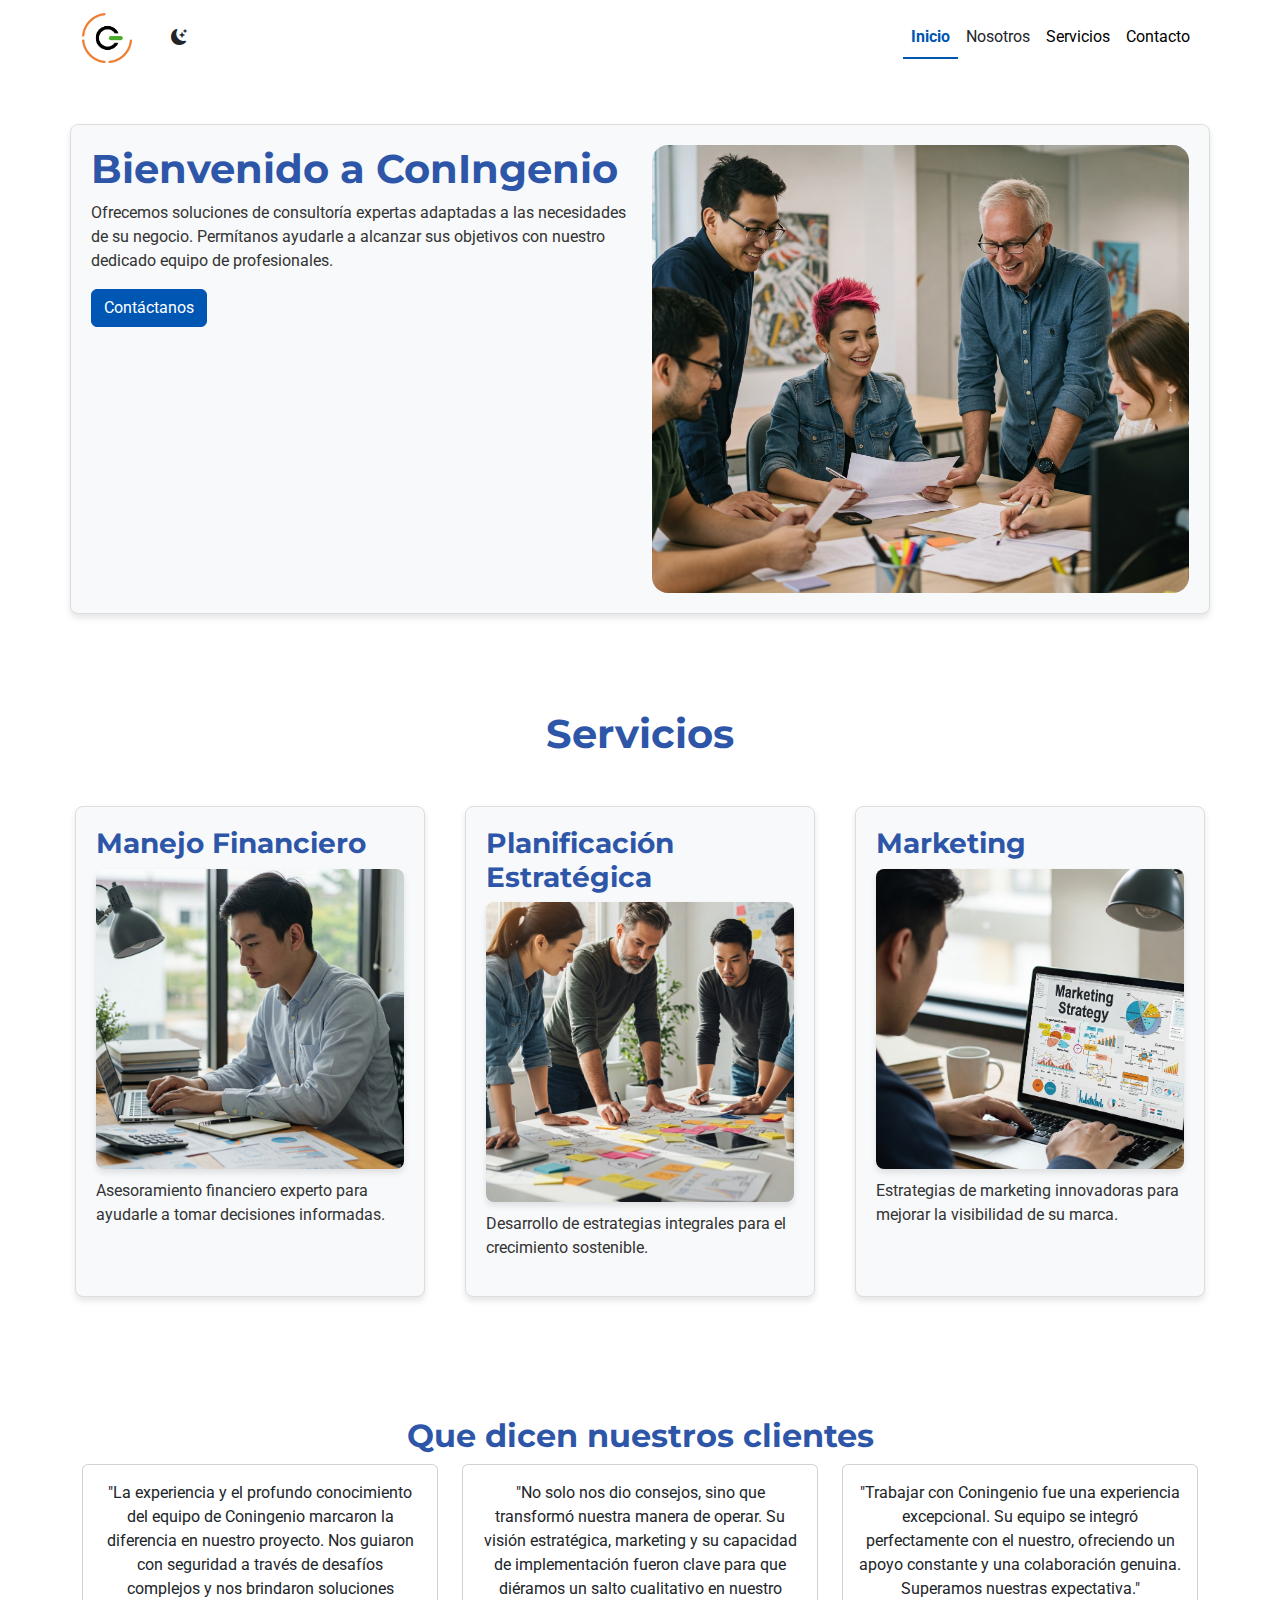
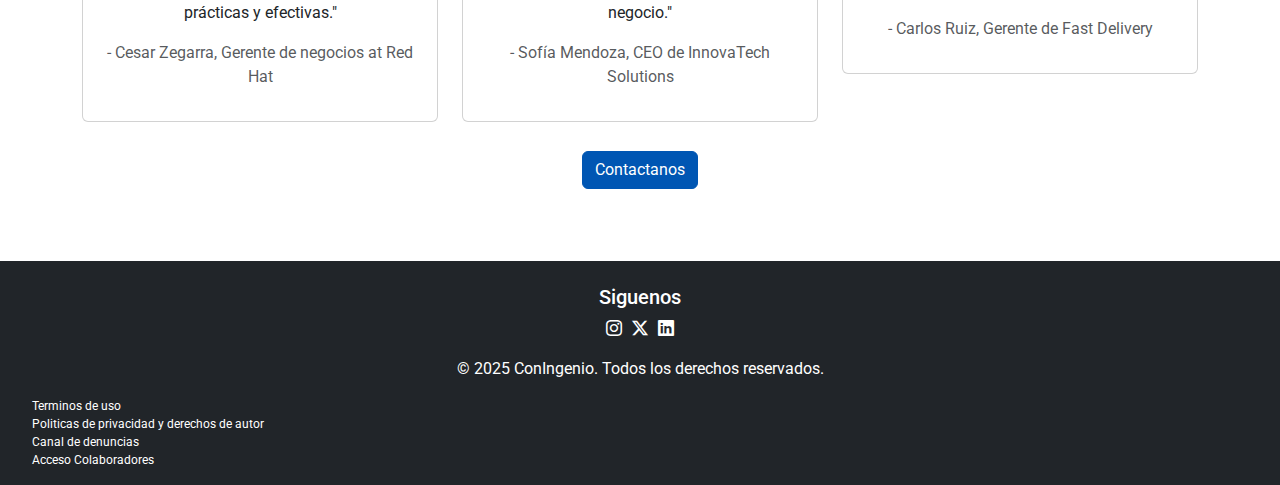
<file: index.html>
<!DOCTYPE html>
<html lang="es">
  <head>
    <meta charset="UTF-8" />
    <meta name="viewport" content="width=device-width, initial-scale=1.0" />
    <title>Coningenio - Inicio</title>
    <link
      rel="stylesheet"
      href="https://cdn.jsdelivr.net/npm/bootstrap@5.3.5/dist/css/bootstrap.min.css"
    />
    <link rel="stylesheet" href="css/style.css" />
    <link
      href="https://fonts.googleapis.com/css2?family=Montserrat:wght@400;700&family=Roboto:wght@400;700&display=swap"
      rel="stylesheet"
    />
    <link href="https://fonts.googleapis.com/css2?family=Lobster&display=swap" rel="stylesheet">
    <link
      rel="stylesheet"
      href="https://cdn.jsdelivr.net/npm/bootstrap-icons@1.11.3/font/bootstrap-icons.min.css"
    />
  </head>
  <body data-bs-theme="light">
    <nav class="navbar navbar-light navbar-expand-lg ">
      <div class="container">
        <a class="navbar-brand nav__logo__negro" href="index.html"
          ><img
            src="imagenes/con-ingenio-solo-colores.png"
            alt="Logo de ConIngenio"
            height="50"
        /></a>
        <a class="navbar-brand nav__logo__blanco" href="index.html">
          <img src="imagenes/con-ingenio-solo-blanco.png" alt="Logo de ConIngenio en blanco" height="50">
        </a>

        <button
          class="navbar-toggler"
          type="button"
          data-bs-toggle="collapse"
          data-bs-target="#navbarNav"
          aria-controls="navbarNav"
          aria-expanded="false"
          aria-label="Toggle navigation"
        >
          <span class="navbar-toggler-icon"></span>
        </button>
        <button onclick="cambiarTema()" class="btn rounded-fill">
          <i id="dl-icon" class="bi bi-moon-stars-fill"></i>
        </button>
        <div class="collapse navbar-collapse" id="navbarNav">
          <ul class="navbar-nav ms-auto">
            <li class="nav-item">
              <a class="nav-link active" aria-current="page" href="index.html"
                >Inicio</a
              >
            </li>
            <li class="nav-item">
              <a class="nav-link text-dark" href="paginas/nosotros.html">Nosotros</a>
            </li>
            <li class="nav-item">
              <a class="nav-link" href="paginas/servicios.html">Servicios</a>
            </li>
            <li class="nav-item">
              <a class="nav-link" href="paginas/contacto.html">Contacto</a>
            </li>
          </ul>
        </div>
      </div>
    </nav>
    <div class="container-fluid inico__container">
      <section class="py-5">
        <div class="container bg-custom">
          <div class="row">
            <div class="col-lg-6">
              <h1>Bienvenido a ConIngenio</h1>
              <p class="inicio__parrafo">
                Ofrecemos soluciones de consultoría expertas adaptadas a las
                necesidades de su negocio. Permítanos ayudarle a alcanzar sus
                objetivos con nuestro dedicado equipo de profesionales.
              </p>
              <a href="paginas/contacto.html" class="btn btn-primary mb-3"
                >Contáctanos</a
              >
            </div>
            <div class="col-lg-6">
              <img
                src="imagenes/bienvenida1.jpeg"
                alt="Consultoría"
                class="img-fluid rounded-4"
              />
            </div>
          </div>
        </div>
      </section>

      <section class="py-5">
        <div class="container__servicios">
          <h2 class="mb-5 text-center subtitutlo">Servicios</h2>
          <div class="row home__cards">
            <div class="col-md-4 mb-4 bg-custom home__cards__col">
              <h3>Manejo Financiero</h3>
              <img
                class="img__card"
                src="imagenes/manejo-financiero2.jpeg"
                alt="Hombre trabajando en una laptop"
              />
              <p>
                Asesoramiento financiero experto para ayudarle a tomar
                decisiones informadas.
              </p>
            </div>
            <div class="col-md-4 mb-4 bg-custom home__cards__col">
              <h3>Planificación Estratégica</h3>
              <img
                class="img__card"
                src="imagenes/planificacion-estrategica1.jpeg"
                alt=""
              />
              <p>
                Desarrollo de estrategias integrales para el crecimiento
                sostenible.
              </p>
            </div>
            <div class="col-md-4 mb-4 bg-custom home__cards__col">
              <h3>Marketing</h3>
              <img
                class="img__card"
                src="imagenes/marketing1.jpeg"
                alt="Hombre trabajando en el marketing"
              />
              <p>
                Estrategias de marketing innovadoras para mejorar la visibilidad
                de su marca.
              </p>
            </div>
          </div>
        </div>
      </section>

      <section class="section__clientes py-5 ">
        <h2 class="">Que dicen nuestros clientes</h2>
        <div class="container text-center">
          <div class="row section__clientes__container">
            <div class="col-md-4">
              <div class="card">
                <div class="card-body card__body">
                  <p>
                    "La experiencia y el profundo conocimiento del equipo de Coningenio marcaron la diferencia en nuestro proyecto. Nos guiaron con seguridad a través de desafíos complejos y nos brindaron soluciones prácticas y efectivas."
                  </p>
                  <p class="text-muted">
                    - Cesar Zegarra, Gerente de negocios at Red Hat
                  </p>
                </div>
              </div>
            </div>
            <div class="col-md-4">
              <div class="card">
                <div class="card-body card__body">
                  <p>
                    "No solo nos dio consejos, sino que transformó nuestra
                    manera de operar. Su visión estratégica, marketing y su capacidad de implementación fueron clave para que diéramos un salto
                    cualitativo en nuestro negocio."
                  </p>
                  <p class="text-muted">
                    - Sofía Mendoza, CEO de InnovaTech Solutions
                  </p>
                </div>
              </div>
            </div>
            <div class="col-md-4">
              <div class="card">
                <div class="card-body card__body">
                  <p>
                    "Trabajar con Coningenio fue una experiencia excepcional. Su equipo se integró perfectamente con el nuestro, ofreciendo un apoyo constante y una colaboración genuina. Superamos nuestras expectativa."
                  </p>
                  <p class="text-muted">
                    - Carlos Ruiz, Gerente de Fast Delivery
                  </p>
                </div>
              </div>
            </div>
          </div>
        </div>
        <a href="paginas/contacto.html" class="btn btn-primary mt-4 mb-4"
          >Contactanos</a
        >
      </section>
    </div>

    <footer class="inicio__footer bg-dark text-light ">
      <h5 class="mt-4">Siguenos</h5>
      <div class="footer__icon mb-3 d-flex">
        <i class="bi bi-instagram iconos"></i>
        <i class="bi bi-twitter-x iconos"></i>
        <i class="bi bi-linkedin iconos"></i>
      </div>
      <div class="container text-center">
        <p>© 2025 ConIngenio. Todos los derechos reservados.</p>
      </div>
      <div class="footer__info text-start gap-3">
        <ul>
          <li class="lead">Terminos de uso</li>
          <li class="lead">Politicas de privacidad y derechos de autor</li>
          <li class="lead">Canal de denuncias</li>
          <li class="lead">Acceso Colaboradores</li>
        </ul>
        
      </div>
      
    </footer>

    <script
      src="https://cdn.jsdelivr.net/npm/@popperjs/core@2.11.8/dist/umd/popper.min.js"
      integrity="sha384-I7E8VVD/ismYTF4hNIPjVp/Zjvgyol6VFvRkX/vR+Vc4jQkC+hVqc2pM8ODewa9r"
      crossorigin="anonymous"
    ></script>
    <script src="https://cdn.jsdelivr.net/npm/bootstrap@5.3.5/dist/js/bootstrap.bundle.min.js"></script>
    <script src="js/main.js"></script>
  </body>
</html>
</file>
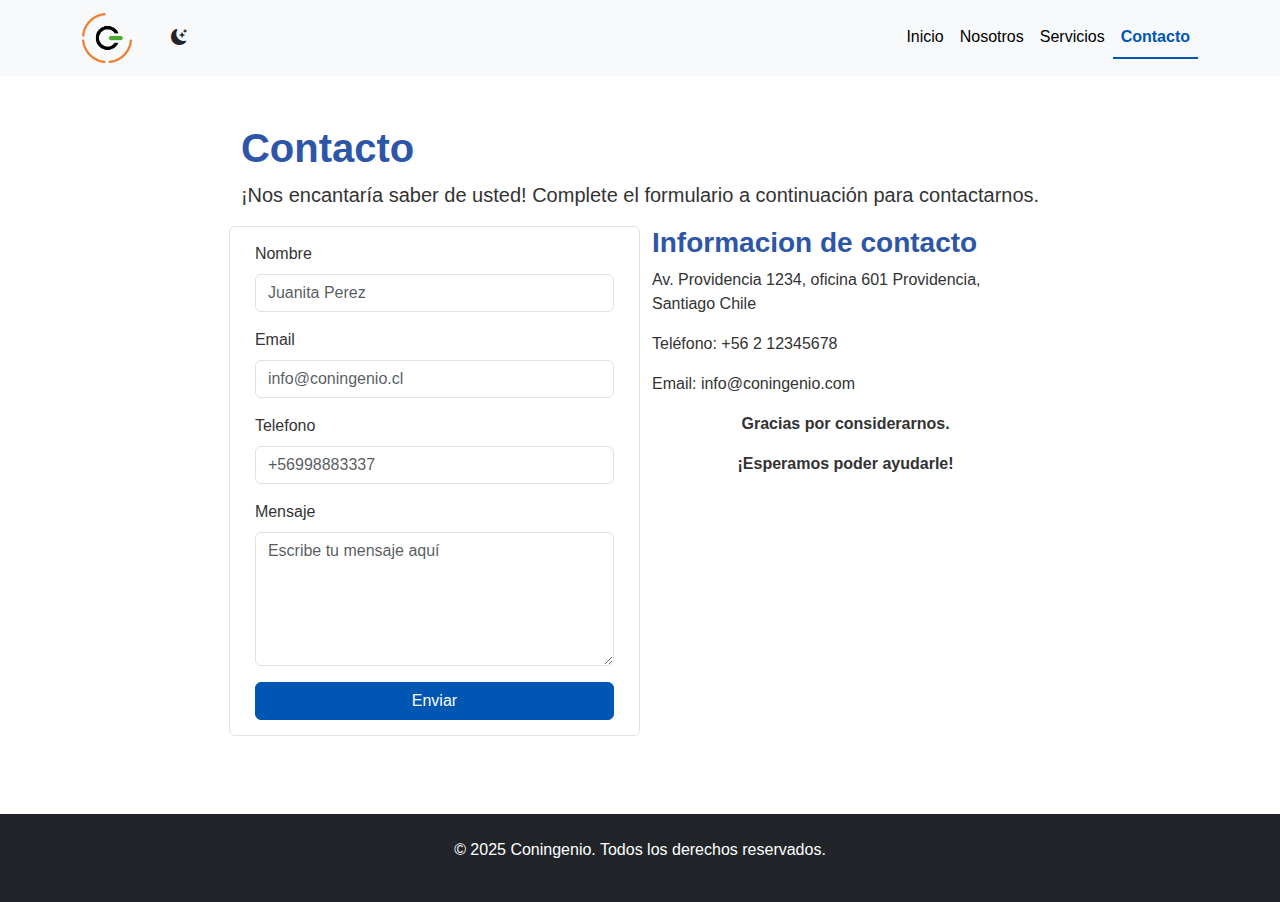
<file: paginas/contacto.html>
<!DOCTYPE html>
<html lang="es">
  <head>
    <meta charset="UTF-8" />
    <meta name="viewport" content="width=device-width, initial-scale=1.0" />

    <link
      rel="stylesheet"
      href="https://cdn.jsdelivr.net/npm/bootstrap@5.3.5/dist/css/bootstrap.min.css"
    />
    <link rel="stylesheet" href="../css/style.css" />
    <link
      rel="stylesheet"
      href="https://cdn.jsdelivr.net/npm/bootstrap-icons@1.11.3/font/bootstrap-icons.min.css"
    />
    <title>Coningenio - Contacto</title>
  </head>
  <body>
    <nav class="navbar navbar-expand-lg navbar-light bg-light">
      <div class="container">
        <a class="navbar-brand nav__logo__negro" href="../index.html"
          ><img
            src="../imagenes/con-ingenio-solo-colores.png"
            alt="Logo de ConIngenio"
            height="50"
        /></a>
        <a class="navbar-brand nav__logo__blanco" href="../index.html">
          <img
            src="../imagenes/con-ingenio-solo-blanco.png"
            alt="Logo de ConIngenio en blanco"
            height="50"
          />
        </a>
        <button onclick="cambiarTema()" class="btn rounded-fill">
          <i id="dl-icon" class="bi bi-moon-stars-fill"></i>
        </button>
        <button
          class="navbar-toggler"
          type="button"
          data-bs-toggle="collapse"
          data-bs-target="#navbarNav"
          aria-controls="navbarNav"
          aria-expanded="false"
          aria-label="Toggle navigation"
        >
          <span class="navbar-toggler-icon"></span>
        </button>
        <div class="collapse navbar-collapse" id="navbarNav">
          <ul class="navbar-nav ms-auto">
            <li class="nav-item">
              <a class="nav-link" href="../index.html">Inicio</a>
            </li>
            <li class="nav-item">
              <a class="nav-link" href="../paginas/nosotros.html">Nosotros</a>
            </li>
            <li class="nav-item">
              <a class="nav-link" href="../paginas/servicios.html">Servicios</a>
            </li>
            <li class="nav-item">
              <a
                class="nav-link active"
                aria-current="page"
                href="../paginas/contacto.html"
                >Contacto</a
              >
            </li>
          </ul>
        </div>
      </div>
    </nav>

    <section class="py-5">
      <div class="container">
        <div class="container__contacto">
          <h2 class="subtitutlo">Contacto</h2>
          <p class="lead">
            ¡Nos encantaría saber de usted! Complete el formulario a
            continuación para contactarnos.
          </p>

          <div class="row">
            <div class="col-lg-6 border rounded-2 contacto__form">
              <form>
                <div class="mb-3">
                  <label for="nombre" class="form-label contacto__parrafo"
                    >Nombre</label
                  >
                  <input
                    type="text"
                    class="form-control"
                    id="nombre"
                    placeholder="Juanita Perez"
                  />
                </div>
                <div class="mb-3">
                  <label for="email" class="form-label contacto__parrafo"
                    >Email</label
                  >
                  <input
                    type="email"
                    class="form-control"
                    id="email"
                    placeholder="info@coningenio.cl"
                  />
                </div>
                <div class="mb-3">
                  <label for="phone" class="form-label contacto__parrafo"
                    >Telefono</label
                  >
                  <input
                    type="tel"
                    class="form-control"
                    id="phone"
                    placeholder="+56998883337"
                  />
                </div>
                <div class="mb-3">
                  <label for="mensaje" class="form-label contacto__parrafo"
                    >Mensaje</label
                  >
                  <textarea
                    class="form-control"
                    id="mensaje"
                    rows="5"
                    placeholder="Escribe tu mensaje aquí"
                  ></textarea>
                </div>
                <button
                  type="submit"
                  class="btn btn-primary contacto__form_enviar"
                >
                  Enviar
                </button>
              </form>
            </div>
            <div class="col-lg-6 contacto__card__info">
              <h3>Informacion de contacto</h3>
              <p class="contacto__parrafo">
                Av. Providencia 1234, oficina 601 Providencia, Santiago Chile
              </p>
              <p class="contacto__parrafo">Teléfono: +56 2 12345678</p>
              <p class="contacto__parrafo">Email: info@coningenio.com</p>
              <p class="fw-bold text-center mt-3 contacto__parrafo">
                Gracias por considerarnos.
              </p>
              <p class="fw-bold text-center contacto__parrafo">
                ¡Esperamos poder ayudarle!
              </p>
            </div>
          </div>
        </div>
      </div>
    </section>

    <footer class="bg-dark text-light py-4">
      <div class="container text-center">
        <p>© 2025 Coningenio. Todos los derechos reservados.</p>
      </div>
    </footer>
    <script
      src="https://cdn.jsdelivr.net/npm/@popperjs/core@2.11.8/dist/umd/popper.min.js"
      integrity="sha384-I7E8VVD/ismYTF4hNIPjVp/Zjvgyol6VFvRkX/vR+Vc4jQkC+hVqc2pM8ODewa9r"
      crossorigin="anonymous"
    ></script>
    <script src="https://cdn.jsdelivr.net/npm/bootstrap@5.3.5/dist/js/bootstrap.bundle.min.js"></script>
    <script src="../js/main.js"></script>
  </body>
</html>
</file>
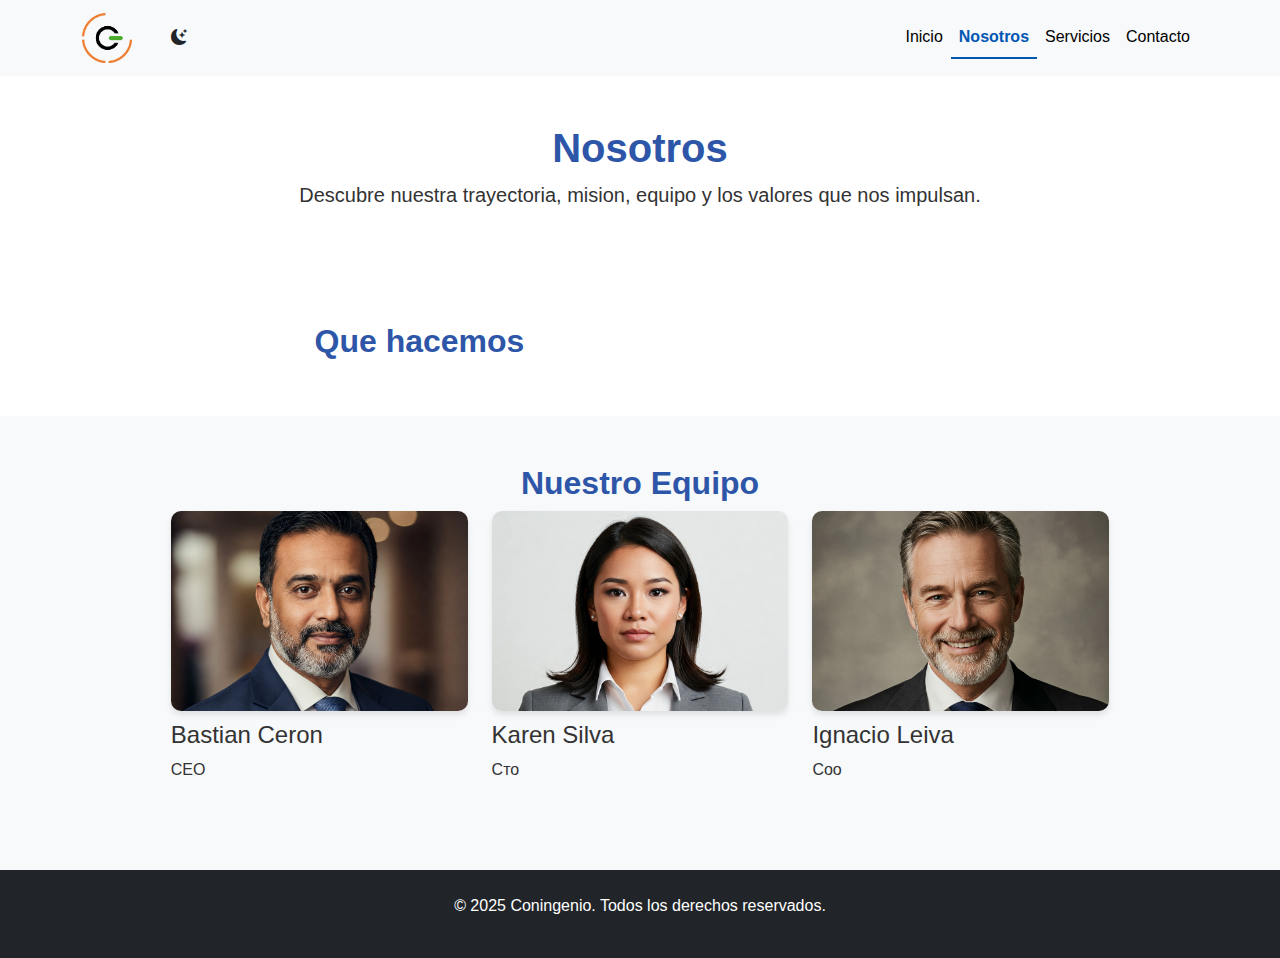
<file: paginas/nosotros.html>
<!DOCTYPE html>
<html lang="es">
  <head>
    <meta charset="UTF-8" />
    <meta name="viewport" content="width=device-width, initial-scale=1.0" />
    <link
      rel="stylesheet"
      href="https://cdn.jsdelivr.net/npm/bootstrap@5.3.5/dist/css/bootstrap.min.css"
    />
    <link rel="stylesheet" href="../css/style.css" />
    <link
      rel="stylesheet"
      href="https://cdn.jsdelivr.net/npm/bootstrap-icons@1.11.3/font/bootstrap-icons.min.css"
    />
    <script src="https://ajax.googleapis.com/ajax/libs/jquery/3.7.1/jquery.min.js"></script>
    <title>Coningenio - Nosotros</title>
  </head>
  <body>
    <nav class="navbar navbar-expand-lg navbar-light bg-light">
      <div class="container">
        <a class="navbar-brand nav__logo__negro" href="../index.html"
          ><img
            src="../imagenes/con-ingenio-solo-colores.png"
            alt="Logo de ConIngenio"
            height="50"
        /></a>
        <a class="navbar-brand nav__logo__blanco" href="../index.html">
          <img src="../imagenes/con-ingenio-solo-blanco.png"alt="Logo de ConIngenio en blanco" height="50">
        </a>
        <button onclick="cambiarTema()" class="btn rounded-fill">
          <i id="dl-icon" class="bi bi-moon-stars-fill"></i>
        </button>
        <button
          class="navbar-toggler"
          type="button"
          data-bs-toggle="collapse"
          data-bs-target="#navbarNav"
          aria-controls="navbarNav"
          aria-expanded="false"
          aria-label="Toggle navigation"
        >
          <span class="navbar-toggler-icon"></span>
        </button>
        <div class="collapse navbar-collapse" id="navbarNav">
          <ul class="navbar-nav ms-auto">
            <li class="nav-item">
              <a class="nav-link" href="../index.html">Inicio</a>
            </li>
            <li class="nav-item">
              <a
                class="nav-link active"
                aria-current="page"
                href="nosotros.html"
                >Nosotros</a
              >
            </li>
            <li class="nav-item">
              <a class="nav-link" href="../paginas/servicios.html">Servicios</a>
            </li>
            <li class="nav-item">
              <a class="nav-link" href="../paginas/contacto.html">Contacto</a>
            </li>
          </ul>
        </div>
      </div>
    </nav>

    <section class="py-5">
      <div class="container__nosotros">
        <h2 class="text-center subtitutlo">Nosotros</h2>
        <p class="lead text-center">
          Descubre nuestra trayectoria, mision, equipo y los valores que nos
          impulsan.
        </p>
      </div>
    </section>
    <section class="py-5 section__card">
      <div class="container">
        <h2>Que hacemos</h2>
        <div id="nosotros-container" class="row section__card"></div>
      </div>
    </section>
    <section class="py-5 bg-light section__card">
      <div class="container">
        <h2>Nuestro Equipo</h2>
        <div class="row">
          <div class="col-md-4 mb-4">
            <img
              class="img__card__equipo"
              src="../imagenes/img-card-equipo-11.jpg"
              alt="Rostro de ejecutivo"
            />
            <h4>Bastian Ceron</h4>
            <p>CEO</p>
          </div>
          <div class="col-md-4 mb-4">
            <img
              class="img__card__equipo"
              src="../imagenes/img-card-equipo-22.jpeg"
              alt="Rostro de ejecutiva"
            />
            <h4>Karen Silva</h4>
            <p>Сто</p>
          </div>
          <div class="col-md-4 mb-4">
            <img
              class="img__card__equipo"
              src="../imagenes/img-card-equipo-3.jpeg"
              alt="Rostro de ejecutivo"
            />
            <h4>Ignacio Leiva</h4>
            <p>Coo</p>
          </div>
        </div>
      </div>
    </section>

    <footer class="bg-dark text-light py-4 section__card">
      <div class="container text-center">
        <p>© 2025 Coningenio. Todos los derechos reservados.</p>
      </div>
    </footer>

    <script
      src="https://cdn.jsdelivr.net/npm/@popperjs/core@2.11.8/dist/umd/popper.min.js"
      integrity="sha384-I7E8VVD/ismYTF4hNIPjVp/Zjvgyol6VFvRkX/vR+Vc4jQkC+hVqc2pM8ODewa9r"
      crossorigin="anonymous"
    ></script>
    <script src="https://cdn.jsdelivr.net/npm/bootstrap@5.3.5/dist/js/bootstrap.bundle.min.js"></script>
    <script src="../js/main.js"></script>
  </body>
</html>
</file>
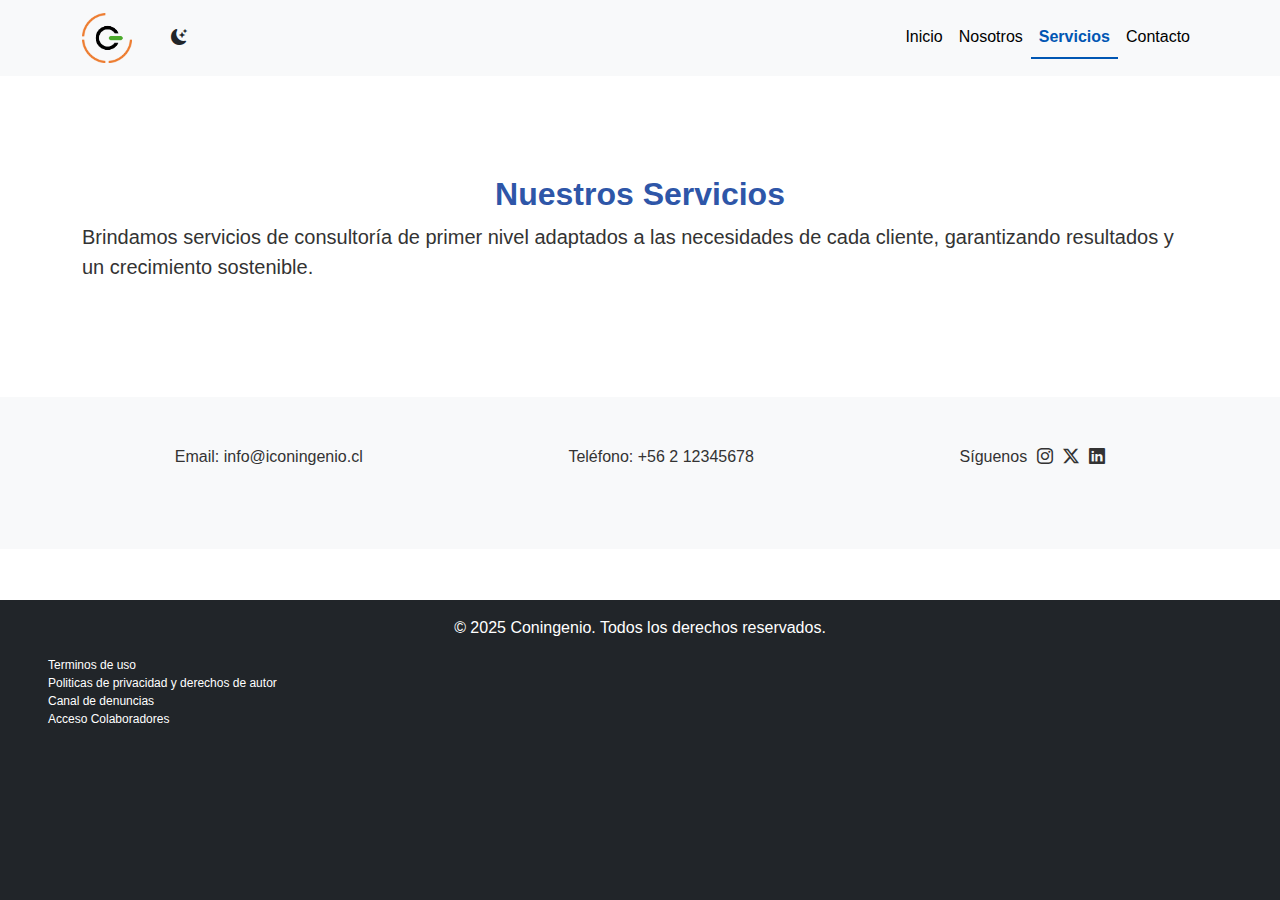
<file: paginas/servicios.html>
<!DOCTYPE html>
<html lang="es">
  <head>
    <meta charset="UTF-8" />
    <meta name="viewport" content="width=device-width, initial-scale=1.0" />
    <link
      rel="stylesheet"
      href="https://cdn.jsdelivr.net/npm/bootstrap@5.3.5/dist/css/bootstrap.min.css"
    />
    <link rel="stylesheet" href="../css/style.css" />
    <link
      rel="stylesheet"
      href="https://cdn.jsdelivr.net/npm/bootstrap-icons@1.11.3/font/bootstrap-icons.min.css"
    />
    <script src="https://ajax.googleapis.com/ajax/libs/jquery/3.7.1/jquery.min.js"></script>
    <title>Coningenio - Servicios</title>
  </head>
  <body>
    <nav class="navbar navbar-expand-lg navbar-light bg-light">
      <div class="container">
        <a class="navbar-brand nav__logo__negro" href="../index.html"
          ><img
            src="../imagenes/con-ingenio-solo-colores.png"
            alt="Logo de ConIngenio"
            height="50"
        /></a>
        <a class="navbar-brand nav__logo__blanco" href="index.html">
          <img
            src="../imagenes/con-ingenio-solo-blanco.png"
            alt="Logo de ConIngenio en blanco"
            height="50"
          />
        </a>
        <button onclick="cambiarTema()" class="btn rounded-fill">
          <i id="dl-icon" class="bi bi-moon-stars-fill"></i>
        </button>
        <button
          class="navbar-toggler"
          type="button"
          data-bs-toggle="collapse"
          data-bs-target="#navbarNav"
          aria-controls="navbarNav"
          aria-expanded="false"
          aria-label="Toggle navigation"
        >
          <span class="navbar-toggler-icon"></span>
        </button>
        <div class="collapse navbar-collapse" id="navbarNav">
          <ul class="navbar-nav ms-auto">
            <li class="nav-item">
              <a class="nav-link" href="../index.html">Inicio</a>
            </li>
            <li class="nav-item">
              <a class="nav-link" href="../paginas/nosotros.html">Nosotros</a>
            </li>
            <li class="nav-item">
              <a
                class="nav-link active"
                aria-current="page"
                href="../paginas/servicios.html"
                >Servicios</a
              >
            </li>
            <li class="nav-item">
              <a class="nav-link" href="../paginas/contacto.html">Contacto</a>
            </li>
          </ul>
        </div>
      </div>
    </nav>

    <section class="py-5">
      <div class="container">
        <h2>Nuestros Servicios</h2>
        <p class="lead">
          Brindamos servicios de consultoría de primer nivel adaptados a las
          necesidades de cada cliente, garantizando resultados y un crecimiento
          sostenible.
        </p>

        <div id="servicios-container" class="row"></div>
      </div>
    </section>

    <section class="py-5 bg-light d-flex gap-5">
      <div class="container text-center container__servicios__info">
        <p>Email: info@iconingenio.cl</p>
        <p>Teléfono: +56 2 12345678</p>
        <div class="footer__icon mb-3">
          <p>Síguenos</p>
          <i class="bi bi-instagram iconos"></i>
          <i class="bi bi-twitter-x iconos"></i>
          <i class="bi bi-linkedin iconos"></i>
        </div>
      </div>
    </section>

    <footer class="bg-dark text-light p-3">
      <div class="container text-center">
        <p>© 2025 Coningenio. Todos los derechos reservados.</p>
      </div>
      <div class="footer__info text-start gap-3">
        <ul>
          <li class="lead">Terminos de uso</li>
          <li class="lead">Politicas de privacidad y derechos de autor</li>
          <li class="lead">Canal de denuncias</li>
          <li class="lead">Acceso Colaboradores</li>
        </ul>
      </div>
    </footer>

    <script
      src="https://cdn.jsdelivr.net/npm/@popperjs/core@2.11.8/dist/umd/popper.min.js"
      integrity="sha384-I7E8VVD/ismYTF4hNIPjVp/Zjvgyol6VFvRkX/vR+Vc4jQkC+hVqc2pM8ODewa9r"
      crossorigin="anonymous"
    ></script>
    <script src="https://cdn.jsdelivr.net/npm/bootstrap@5.3.5/dist/js/bootstrap.bundle.min.js"></script>
    <script src="../js/main.js"></script>
  </body>
</html>
</file>
<file: css/style.css>
@import url("https://fonts.googleapis.com/css2?family=Lora:ital,wght@0,400..700;1,400..700&display=swap");
body {
  font-family: sans-serif; /* Elige la fuente que prefieras  */
  height: 100vh; /* Asegura que el body ocupe toda la altura de la ventana */
  color: #333;
  display: flex;
  flex-direction: column;
  justify-content: space-between;
  font-family: "Roboto", sans-serif;
}
.bg-custom {
  background-color: #f8f9fa; /* Color de fondo claro */
  border: 1px solid #ddd; /* Borde para destacar el contenedor */
  border-radius: 8px; /* Bordes redondeados */
  padding: 20px; /* Espaciado interno */
  box-shadow: 0 4px 6px rgba(0, 0, 0, 0.1); /* Sombra para darle profundidad */
}

h1,
h2,
h3 {
  font-weight: bold;
  color: #2e56a8; /* Un azul para los títulos  */
  font-family: "Montserrat", sans-serif;
}
.subtitutlo {
  font-size: 40px;
}
.nav__logo__blanco {
  display: none;
}
.nav__logo__negro {
  display: block;
}
.navbar-brand img {
  margin-right: 10px;
}
.home__cards {
  gap: 40px;
  justify-content: space-around;
}
.home__cards__col {
  max-width: 350px;
}
.btn-primary {
  background-color: #0056b3;
  border-color: #0056b3;
}
.navbar{
  background-color: #fff;
}
.nav-link {
  color: #000; /* Asegura que el color negro tenga prioridad */
  transition: color .8s ease; /* Transición suave para el color */
}
.nav-link:hover {
  color: #0056b3; /* Cambia a un azul más llamativo al pasar el mouse */
}
.nav-link.active {
  font-weight: bold;
  color: #0056b3 !important; /* Cambia el color del texto */
  border-bottom: 2px solid #0056b3; /* Línea debajo del texto */
}
.btn-primary:hover {
  background-color: #004085;
  border-color: #004085;
}
.container__servicios {
  display: flex;
  flex-direction: column;
  flex-wrap: wrap;
  align-content: space-around;
}
.container__nosotros {
  display: flex;
  flex-flow: column wrap;
}
.contacto {
  margin-top: 60px;
  position: relative;
  left: 35%;
}
/* Estilos para la Sección Hero  */
.bg-light {
  background-color: #f8f9fa !important; /* Un gris muy claro  */
}

.text-light {
  color: #ffffff !important;
}
.img__card {
  width: 100%;
  height: 300px;
  object-fit: cover; /* Asegura que la imagen cubra el área sin distorsionarse */
  border-radius: 8px; /* Bordes redondeados */
  box-shadow: 0 4px 6px rgba(0, 0, 0, 0.1); /* Sombra para darle profundidad */
  margin-bottom: 10px;
}
.img__card__equipo {
  width: 100%;
  height: 200px;
  object-fit: cover; /* Asegura que la imagen cubra el área sin distorsionarse */
  border-radius: 10px; /* Bordes redondeados */
  box-shadow: 0 4px 6px rgba(0, 0, 0, 0.1); /* Sombra para darle profundidad */
  margin-bottom: 10px;
}
.container {
  display: flex;
  justify-content: space-around;
  flex-flow: row wrap;
}
.section__card {
  display: flex;
  flex-wrap: wrap;
}
.card__nosotros {
  display: flex;
  flex-direction: column;
  flex-wrap: nowrap;
  justify-content: space-between;
  align-items: stretch;
  height: 150px;
}
.section__clientes {
  display: flex;
  flex-direction: column;
  flex-wrap: wrap;
  align-content: space-around;
  align-items: center;
}
.section__clientes__container {
  display: flex;
  flex-wrap: wrap;
  flex-direction: row;
}
.contacto__form {
  padding: 15px 25px;
  margin-bottom: 30px;
}
.contacto__form_enviar {
  width: 100%;
}
.contacto__card__info {
  margin-bottom: 200px;
}
.card {
  margin-bottom: 5px;
}
.card__body {
  display: flex;
  flex-direction: column;
  flex-wrap: nowrap;
  justify-content: space-between;
  align-items: stretch;
  height: auto;
}
.container__servicios__info{
  gap: 20px;
}
.iconos {
  fill: currentColor;
}
.footer__icon {
  display: flex;
  flex-direction: row;
  flex-wrap: wrap;
  justify-content: center;
  gap: 10px;
}

.footer__info ul li{
  list-style: none;
  font-weight: 400;
  font-size: 12px;
}
/* Estilo para un footer */
footer {
  height: 300px;
  width: 100%;
  background-color: #343a40; /* Fondo oscuro */
  color: #ffffff; /* Texto claro */
  text-align: center;
  /* padding: 10px 0; */
  /* z-index: 1; Asegura que esté encima de otros elementos */
}
/* Ajustes específicos para iPhone 14 Pro Max y dispositivos similares */
@media (max-width: 430px) and (max-height: 932px) {
  body {
    padding-bottom: 450px; /* Aumenta el espacio para evitar que el footer cubra el contenido */
  }

  main {
    padding-bottom: 300px; /* Aumenta el espacio inferior del contenido principal */
  }

  .navbar-toggler {
    position: fixed;
    bottom: 220px; /* Ajusta la posición del botón del menú más arriba */
    left: 50%;
    transform: translateX(-50%);
    z-index: 1051; /* Asegura que esté encima del contenido */
    width: 80px;
    height: 150px;
    font-size: 2rem;
    border-radius: 50%;
    padding: 0;
  }

  .navbar-collapse {
    position: fixed;
    bottom: 220px; /* Justo encima del botón del menú */
    left: 0;
    width: 100%;
    background-color: #f8f9fa;
    z-index: 1050;
    padding: 10px 0;
    box-shadow: 0 -2px 5px rgba(0, 0, 0, 0.1);
    text-align: center;
    opacity: 0;
    transform: translateY(20px);
    transition: opacity 0.3s linear, transform 0.3s linear;
  }

  .navbar-collapse.show {
    display: flex;
    flex-direction: column;
    flex-wrap: wrap;
    align-content: center;
    opacity: 1;
    transform: translateY(0);
  }
  .container {
    display: flex;
    flex-flow: row wrap;
    justify-content: center;
    margin-bottom: 110px;
  }
  .home__cards {
    justify-content: space-around;
  }
  .contacto__form_enviar {
    width: 100%;
  }
  .inicio__footer{
    height: 135px;
  }
  footer {
    position: fixed;
    bottom: 0;
    left: 0;
    width: 100%;
    height: 135px; /* Define una altura fija para el footer */
    z-index: 1000; /* Asegura que esté debajo del menú desplegable */
  }
}

/* Ajustes generales para dispositivos móviles */
@media (max-width: 991.98px) {
  body {
    padding-bottom: 200px; /* Aumenta el espacio para el footer y el botón del menú */
  }

  main {
    padding-bottom: 150px; /* Asegura que el contenido principal no quede cubierto */
  }

  .navbar-toggler {
    position: fixed;
    bottom: 70px; /* Ajusta la distancia desde la parte inferior */
    left: 90%;
    transform: translateX(-50%);
    z-index: 1051;
    width: 80px;
    height: 80px;
    font-size: 2rem;
    border-radius: 50%;
    padding: 0;
  }

  .navbar-collapse {
    position: fixed;
    bottom: 180px; /* Justo encima del botón del menú */
    left: 0;
    width: 100%;
    background-color: #f8f9fa;
    z-index: 1050;
    padding: 10px 0;
    box-shadow: 0 -2px 5px rgba(0, 0, 0, 0.1);
    text-align: center;
    opacity: 0;
    transform: translateY(20px);
    transition: opacity 0.3s linear, transform 0.3s linear;
  }

  .navbar-collapse.show {
    display: flex;
    flex-direction: column;
    flex-wrap: wrap;
    align-content: center;
    opacity: 1;
    transform: translateY(0);
  }

  footer {
    position: fixed;
    bottom: 0;
    left: 0;
    width: 100%;
    height: 60px; /* Define una altura fija para el footer */
    z-index: 1000; /* Asegura que esté debajo del menú desplegable */
  }
}
</file>
